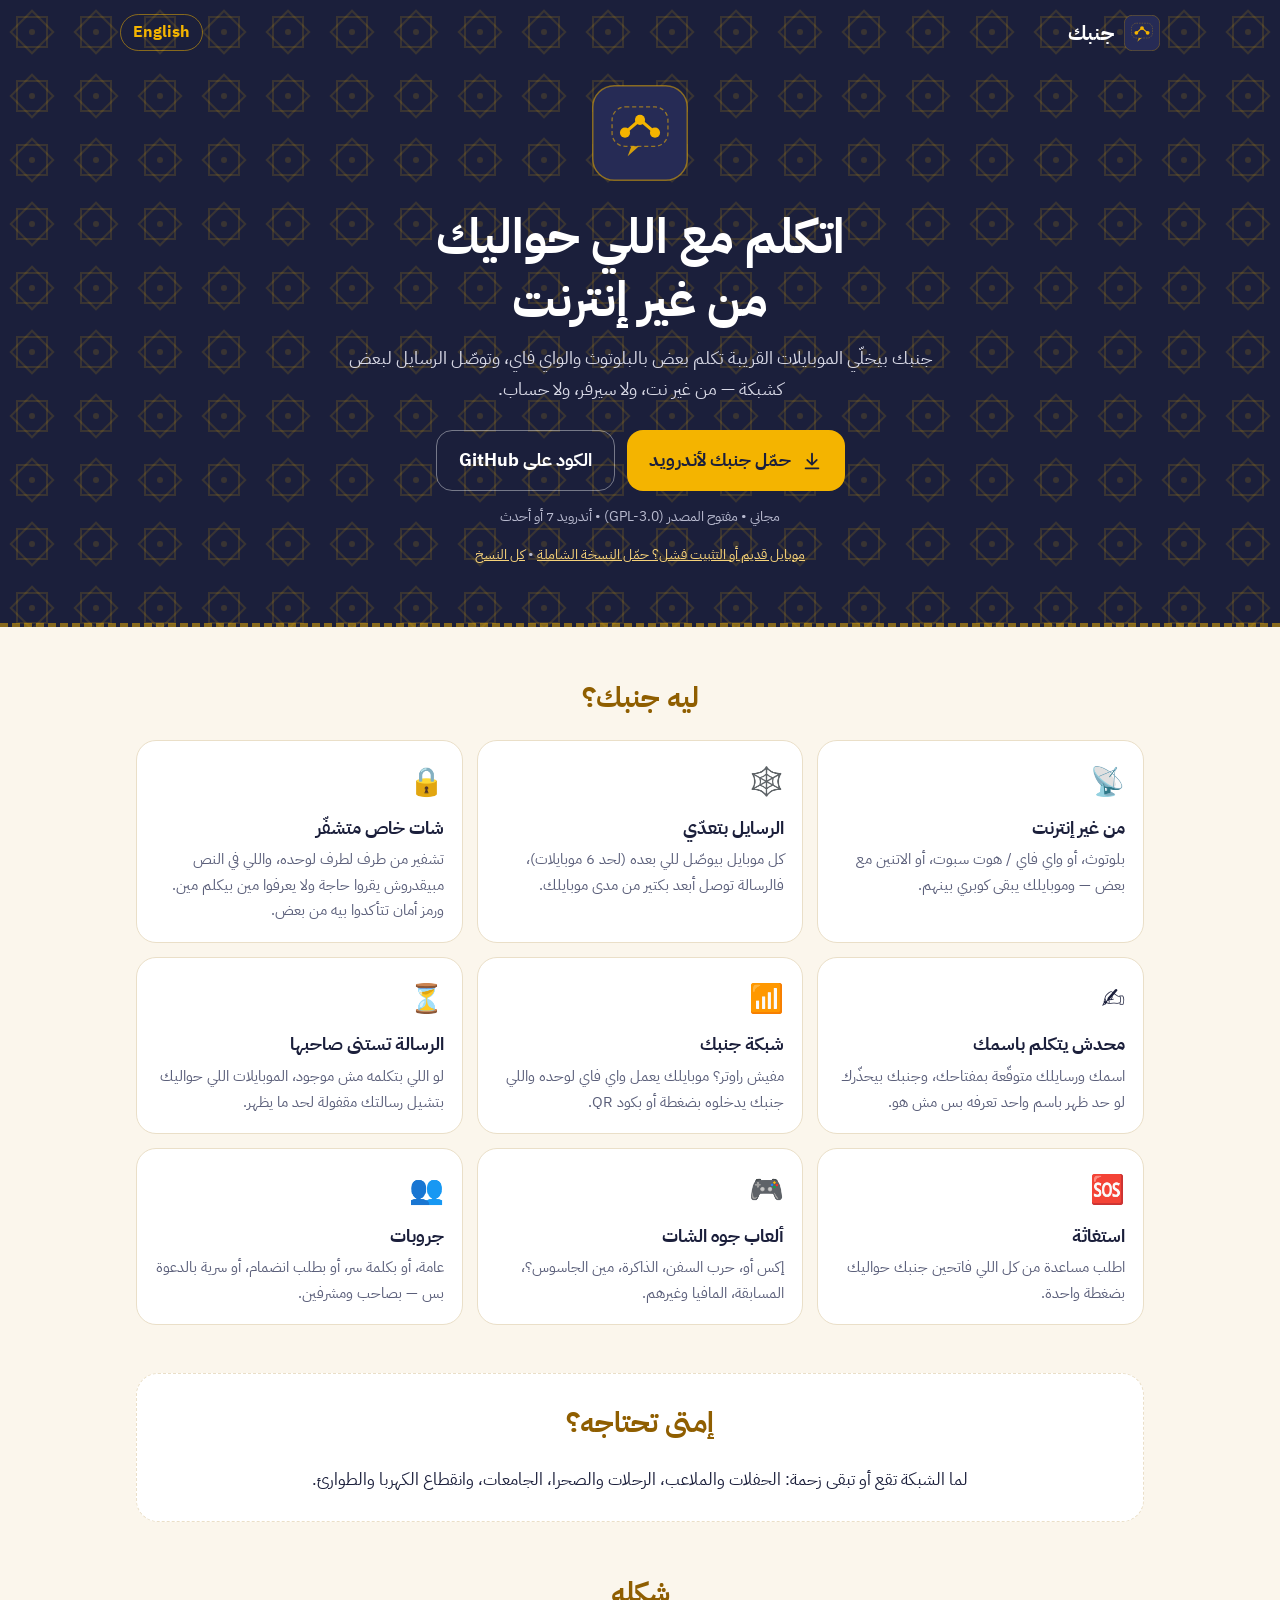
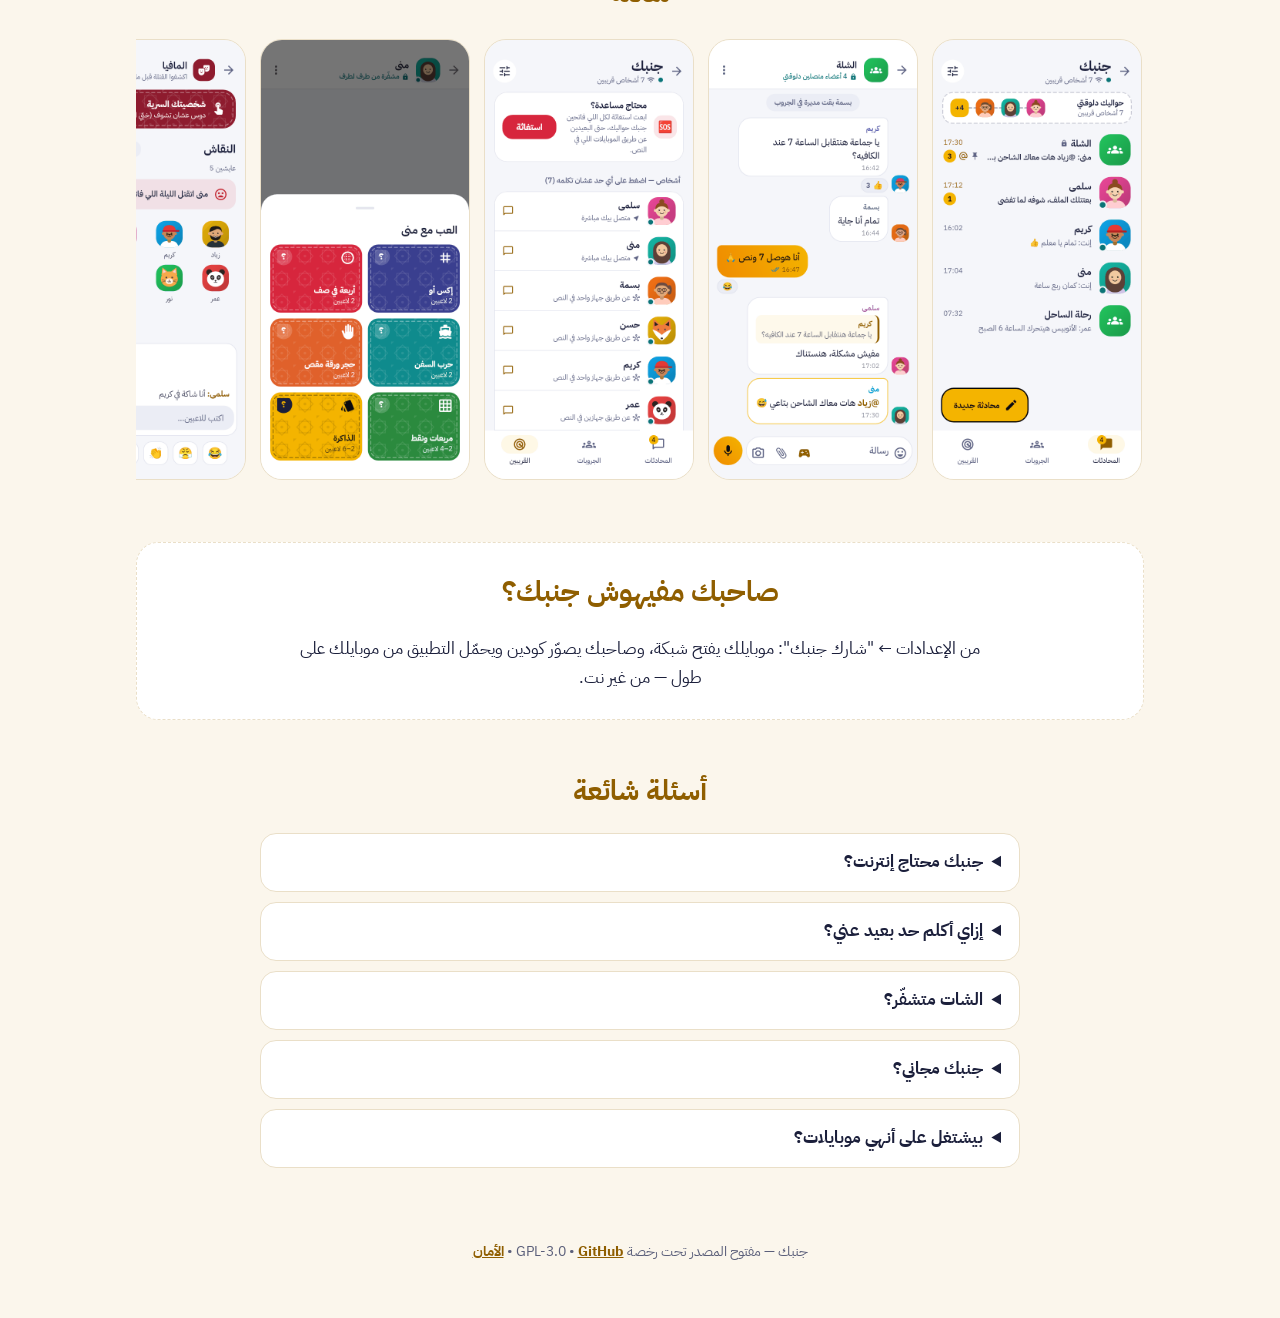
<file: site/index.html>
<!doctype html>
<html lang="ar" dir="rtl">
<head>
<meta charset="utf-8">
<meta name="viewport" content="width=device-width, initial-scale=1">
<title>جنبك: شات بلا نت — تطبيق تواصل مشفّر من غير إنترنت ولا سيرفر لأندرويد (Ganbak)</title>
<meta name="description" content="جنبك تطبيق شات لأندرويد بيشتغل من غير إنترنت ولا سيرفر: الموبايلات القريبة بتكلم بعض بالبلوتوث والواي فاي وبتوصّل الرسايل لبعض كشبكة Mesh. شات خاص مشفّر، جروبات، ألعاب، وشبكة واي فاي من موبايلك. مجاني ومفتوح المصدر.">
<link rel="canonical" href="https://adamg00d.github.io/Ganbak/">
<link rel="alternate" hreflang="ar" href="https://adamg00d.github.io/Ganbak/">
<link rel="alternate" hreflang="en" href="https://adamg00d.github.io/Ganbak/en/">
<link rel="alternate" hreflang="x-default" href="https://adamg00d.github.io/Ganbak/">
<meta property="og:type" content="website">
<meta property="og:title" content="جنبك: شات بلا نت — تطبيق تواصل مشفّر من غير إنترنت ولا سيرفر لأندرويد (Ganbak)">
<meta property="og:description" content="جنبك تطبيق شات لأندرويد بيشتغل من غير إنترنت ولا سيرفر: الموبايلات القريبة بتكلم بعض بالبلوتوث والواي فاي وبتوصّل الرسايل لبعض كشبكة Mesh. شات خاص مشفّر، جروبات، ألعاب، وشبكة واي فاي من موبايلك. مجاني ومفتوح المصدر.">
<meta property="og:url" content="https://adamg00d.github.io/Ganbak/">
<meta property="og:image" content="https://adamg00d.github.io/Ganbak/img/banner.ar.png">
<meta property="og:locale" content="ar_EG">
<meta name="twitter:card" content="summary_large_image">
<meta name="theme-color" content="#1B1F3B">
<link rel="icon" href="img/icon.png" type="image/png">
<link rel="apple-touch-icon" href="img/icon.png">
<link rel="preconnect" href="https://fonts.googleapis.com">
<link rel="preconnect" href="https://fonts.gstatic.com" crossorigin>
<link href="https://fonts.googleapis.com/css2?family=IBM+Plex+Sans+Arabic:wght@400;600;700&display=swap" rel="stylesheet">
<link rel="stylesheet" href="style.css">
<script type="application/ld+json">{"@context": "https://schema.org", "@type": "SoftwareApplication", "name": "Ganbak", "alternateName": "جنبك", "operatingSystem": "Android 7.0+", "applicationCategory": "CommunicationApplication", "description": "جنبك تطبيق شات لأندرويد بيشتغل من غير إنترنت ولا سيرفر: الموبايلات القريبة بتكلم بعض بالبلوتوث والواي فاي وبتوصّل الرسايل لبعض كشبكة Mesh. شات خاص مشفّر، جروبات، ألعاب، وشبكة واي فاي من موبايلك. مجاني ومفتوح المصدر.", "offers": {"@type": "Offer", "price": "0", "priceCurrency": "USD"}, "downloadUrl": "https://github.com/AdamG00D/Ganbak/releases/latest/download/Ganbak-android.apk", "installUrl": "https://github.com/AdamG00D/Ganbak/releases/latest/download/Ganbak-android.apk", "license": "https://www.gnu.org/licenses/gpl-3.0.html", "url": "https://adamg00d.github.io/Ganbak/", "image": "https://adamg00d.github.io/Ganbak/img/banner.en.png", "codeRepository": "https://github.com/AdamG00D/Ganbak", "inLanguage": ["ar", "en"]}</script>
<script type="application/ld+json">{"@context": "https://schema.org", "@type": "FAQPage", "mainEntity": [{"@type": "Question", "name": "جنبك محتاج إنترنت؟", "acceptedAnswer": {"@type": "Answer", "text": "لأ. جنبك بيشتغل بالبلوتوث والواي فاي بين الموبايلات القريبة، من غير إنترنت ولا باقة ولا سيرفر."}}, {"@type": "Question", "name": "إزاي أكلم حد بعيد عني؟", "acceptedAnswer": {"@type": "Answer", "text": "الرسايل بتعدّي على موبايلات تانية فاتحة جنبك (لحد 6). وكمان لو هو مش موجود دلوقتي، رسالتك بتستنى وتوصله أول ما يظهر."}}, {"@type": "Question", "name": "الشات متشفّر؟", "acceptedAnswer": {"@type": "Answer", "text": "الشات الخاص متشفّر من طرف لطرف تلقائياً. التفاصيل والحدود المعروفة مكتوبة بصراحة في صفحة الأمان على GitHub."}}, {"@type": "Question", "name": "جنبك مجاني؟", "acceptedAnswer": {"@type": "Answer", "text": "أيوه، مجاني ومفتوح المصدر (GPL-3.0)، مفيهوش إعلانات ولا تحليلات."}}, {"@type": "Question", "name": "بيشتغل على أنهي موبايلات؟", "acceptedAnswer": {"@type": "Answer", "text": "أندرويد 7 أو أحدث. شبكة جنبك محتاجة أندرويد 8+، والدخول منها من جوه التطبيق أندرويد 10+."}}]}</script>
</head>
<body>
<header class="hero">
<nav><a class="brand" href="./"><svg viewBox="0 0 1024 1024" width="36" height="36" aria-hidden="true"><rect x="8" y="8" width="1008" height="1008" rx="230" fill="#262B55" stroke="#F4B400" stroke-opacity=".5" stroke-width="16"/><rect x="214" y="234" width="596" height="420" rx="140" fill="none" stroke="#F4B400" stroke-width="14" stroke-dasharray="44 30" opacity=".55"/><path d="M352 508 L512 372 L672 508" fill="none" stroke="#F4B400" stroke-width="34" stroke-linecap="round"/><circle cx="352" cy="508" r="54" fill="#F4B400"/><circle cx="512" cy="372" r="54" fill="#F4B400"/><circle cx="672" cy="508" r="54" fill="#F4B400"/><path d="M420 654 L380 760 L500 654" fill="#F4B400" opacity=".85"/></svg><span>جنبك</span></a>
<a class="lang" href="en/" hreflang="en">English</a></nav>
<div class="hero-in">
<svg viewBox="0 0 1024 1024" width="96" height="96" aria-hidden="true"><rect x="8" y="8" width="1008" height="1008" rx="230" fill="#262B55" stroke="#F4B400" stroke-opacity=".5" stroke-width="16"/><rect x="214" y="234" width="596" height="420" rx="140" fill="none" stroke="#F4B400" stroke-width="14" stroke-dasharray="44 30" opacity=".55"/><path d="M352 508 L512 372 L672 508" fill="none" stroke="#F4B400" stroke-width="34" stroke-linecap="round"/><circle cx="352" cy="508" r="54" fill="#F4B400"/><circle cx="512" cy="372" r="54" fill="#F4B400"/><circle cx="672" cy="508" r="54" fill="#F4B400"/><path d="M420 654 L380 760 L500 654" fill="#F4B400" opacity=".85"/></svg>
<h1>اتكلم مع اللي حواليك<br>من غير إنترنت</h1>
<p>جنبك بيخلّي الموبايلات القريبة تكلم بعض بالبلوتوث والواي فاي، وتوصّل الرسايل لبعض كشبكة — من غير نت، ولا سيرفر، ولا حساب.</p>
<div class="cta"><a class="btn" href="https://github.com/AdamG00D/Ganbak/releases/latest/download/Ganbak-android.apk"><svg viewBox="0 0 24 24" width="22" height="22" aria-hidden="true"><path fill="currentColor" d="M12 3a1 1 0 0 1 1 1v9.6l3.3-3.3a1 1 0 1 1 1.4 1.4l-5 5a1 1 0 0 1-1.4 0l-5-5a1 1 0 1 1 1.4-1.4l3.3 3.3V4a1 1 0 0 1 1-1zM5 19h14a1 1 0 1 1 0 2H5a1 1 0 1 1 0-2z"/></svg>حمّل جنبك لأندرويد</a>
<a class="btn ghost" href="https://github.com/AdamG00D/Ganbak">الكود على GitHub</a></div>
<p class="meta">مجاني • مفتوح المصدر (GPL-3.0) • أندرويد 7 أو أحدث</p>
<p class="meta"><a href="https://github.com/AdamG00D/Ganbak/releases/latest/download/Ganbak-android-universal.apk">موبايل قديم أو التثبيت فشل؟ حمّل النسخة الشاملة</a> • <a href="https://github.com/AdamG00D/Ganbak/releases/latest">كل النسخ</a></p>
</div>
</header>
<main>
<section><h2>ليه جنبك؟</h2><div class="grid">
<div class="feat"><div class="ic">📡</div><h3>من غير إنترنت</h3><p>بلوتوث، أو واي فاي / هوت سبوت، أو الاتنين مع بعض — وموبايلك يبقى كوبري بينهم.</p></div>
<div class="feat"><div class="ic">🕸️</div><h3>الرسايل بتعدّي</h3><p>كل موبايل بيوصّل للي بعده (لحد 6 موبايلات)، فالرسالة توصل أبعد بكتير من مدى موبايلك.</p></div>
<div class="feat"><div class="ic">🔒</div><h3>شات خاص متشفّر</h3><p>تشفير من طرف لطرف لوحده، واللي في النص مبيقدروش يقروا حاجة ولا يعرفوا مين بيكلم مين. ورمز أمان تتأكدوا بيه من بعض.</p></div>
<div class="feat"><div class="ic">✍️</div><h3>محدش يتكلم باسمك</h3><p>اسمك ورسايلك متوقّعة بمفتاحك، وجنبك بيحذّرك لو حد ظهر باسم واحد تعرفه بس مش هو.</p></div>
<div class="feat"><div class="ic">📶</div><h3>شبكة جنبك</h3><p>مفيش راوتر؟ موبايلك يعمل واي فاي لوحده واللي جنبك يدخلوه بضغطة أو بكود QR.</p></div>
<div class="feat"><div class="ic">⏳</div><h3>الرسالة تستنى صاحبها</h3><p>لو اللي بتكلمه مش موجود، الموبايلات اللي حواليك بتشيل رسالتك مقفولة لحد ما يظهر.</p></div>
<div class="feat"><div class="ic">🆘</div><h3>استغاثة</h3><p>اطلب مساعدة من كل اللي فاتحين جنبك حواليك بضغطة واحدة.</p></div>
<div class="feat"><div class="ic">🎮</div><h3>ألعاب جوه الشات</h3><p>إكس أو، حرب السفن، الذاكرة، مين الجاسوس؟، المسابقة، المافيا وغيرهم.</p></div>
<div class="feat"><div class="ic">👥</div><h3>جروبات</h3><p>عامة، أو بكلمة سر، أو بطلب انضمام، أو سرية بالدعوة بس — بصاحب ومشرفين.</p></div>
</div></section>
<section class="band"><h2>إمتى تحتاجه؟</h2><p>لما الشبكة تقع أو تبقى زحمة: الحفلات والملاعب، الرحلات والصحرا، الجامعات، وانقطاع الكهربا والطوارئ.</p></section>
<section><h2>شكله</h2><div class="shots">
<img src="img/ar/chats.png" alt="المحادثات" width="270" height="570" loading="lazy">
<img src="img/ar/group-chat.png" alt="شات جروب" width="270" height="570" loading="lazy">
<img src="img/ar/nearby.png" alt="القريبين" width="270" height="570" loading="lazy">
<img src="img/ar/games.png" alt="الألعاب" width="270" height="570" loading="lazy">
<img src="img/ar/game-mafia.png" alt="المافيا" width="270" height="570" loading="lazy">
<img src="img/ar/guide.png" alt="دليل جنبك" width="270" height="570" loading="lazy">
</div></section>
<section class="band"><h2>صاحبك مفيهوش جنبك؟</h2><p>من الإعدادات ← &quot;شارك جنبك&quot;: موبايلك يفتح شبكة، وصاحبك يصوّر كودين ويحمّل التطبيق من موبايلك على طول — من غير نت.</p></section>
<section><h2>أسئلة شائعة</h2><div class="faq">
<details><summary>جنبك محتاج إنترنت؟</summary><p>لأ. جنبك بيشتغل بالبلوتوث والواي فاي بين الموبايلات القريبة، من غير إنترنت ولا باقة ولا سيرفر.</p></details>
<details><summary>إزاي أكلم حد بعيد عني؟</summary><p>الرسايل بتعدّي على موبايلات تانية فاتحة جنبك (لحد 6). وكمان لو هو مش موجود دلوقتي، رسالتك بتستنى وتوصله أول ما يظهر.</p></details>
<details><summary>الشات متشفّر؟</summary><p>الشات الخاص متشفّر من طرف لطرف تلقائياً. التفاصيل والحدود المعروفة مكتوبة بصراحة في صفحة الأمان على GitHub.</p></details>
<details><summary>جنبك مجاني؟</summary><p>أيوه، مجاني ومفتوح المصدر (GPL-3.0)، مفيهوش إعلانات ولا تحليلات.</p></details>
<details><summary>بيشتغل على أنهي موبايلات؟</summary><p>أندرويد 7 أو أحدث. شبكة جنبك محتاجة أندرويد 8+، والدخول منها من جوه التطبيق أندرويد 10+.</p></details>
</div></section>
</main>
<footer><p>جنبك — مفتوح المصدر تحت رخصة GPL-3.0 • <a href="https://github.com/AdamG00D/Ganbak">GitHub</a> • <a href="https://github.com/AdamG00D/Ganbak/blob/main/SECURITY.ar.md">الأمان</a></p></footer>
</body>
</html>
</file>
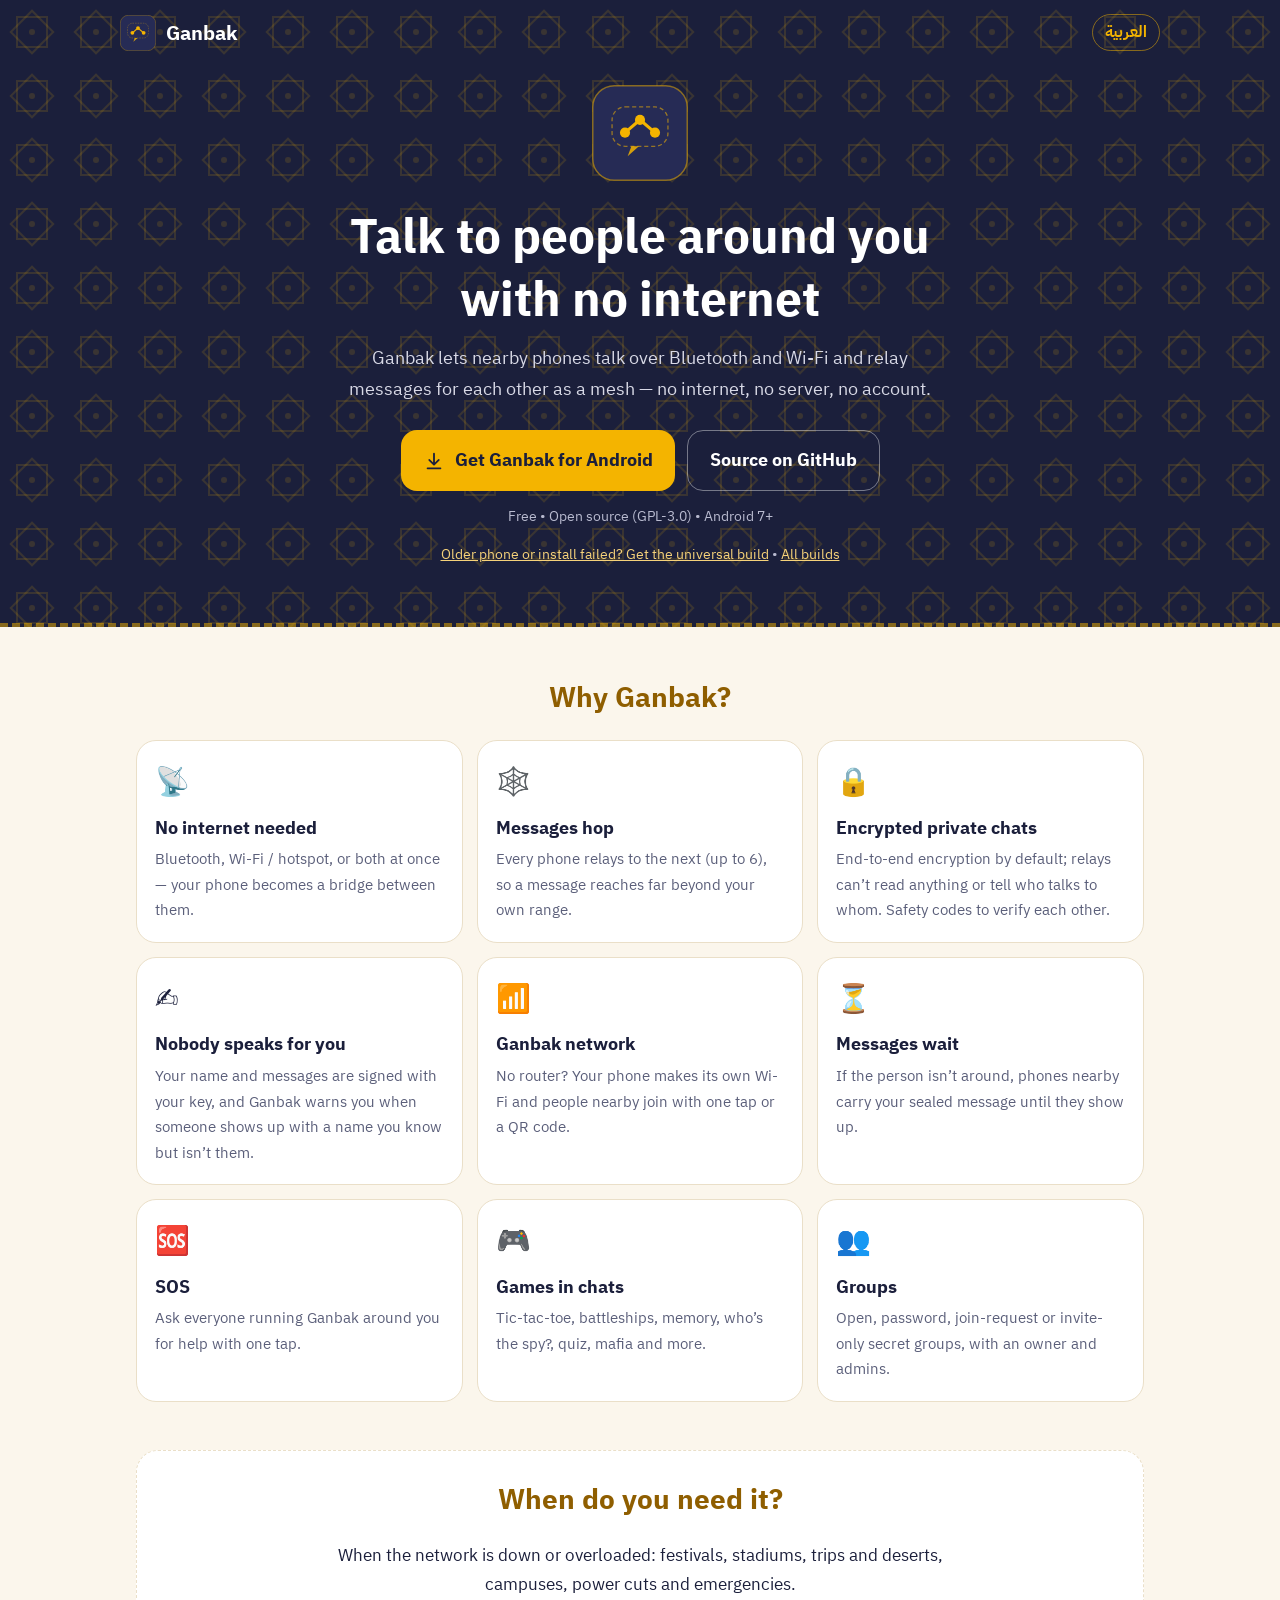
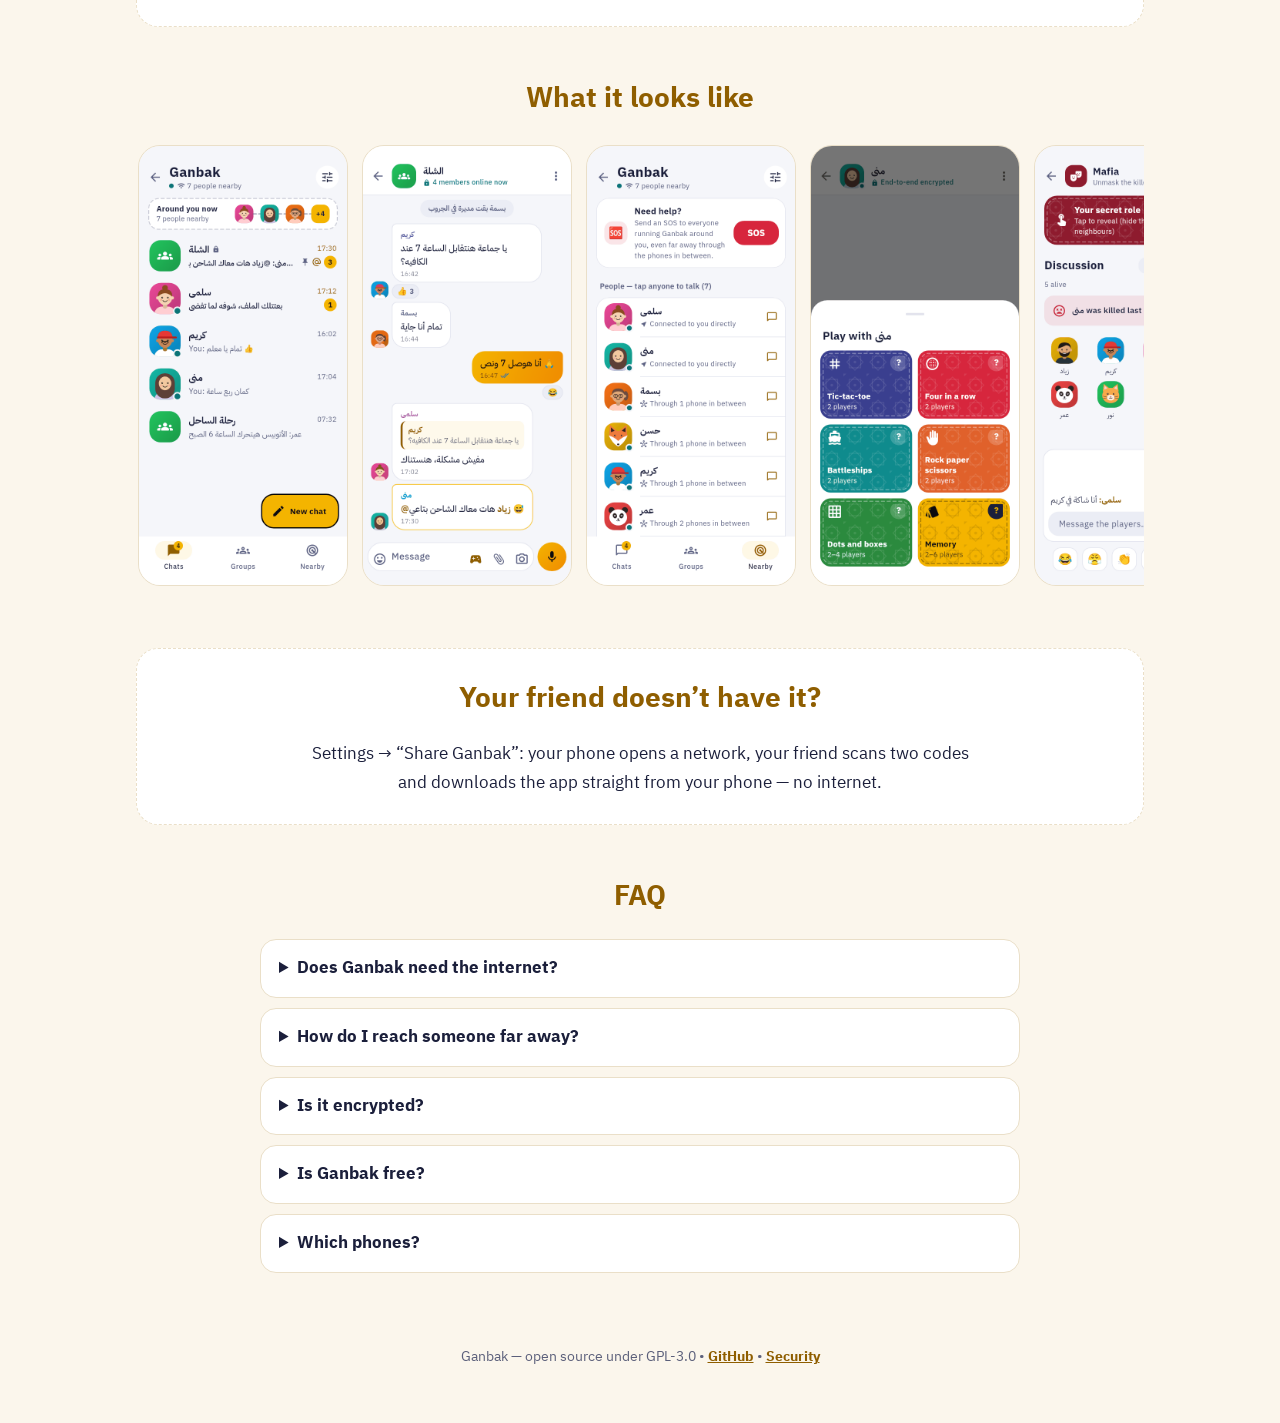
<file: site/en/index.html>
<!doctype html>
<html lang="en" dir="ltr">
<head>
<meta charset="utf-8">
<meta name="viewport" content="width=device-width, initial-scale=1">
<title>Ganbak: Offline Chat — encrypted chat for Android with no internet and no server (جنبك)</title>
<meta name="description" content="Ganbak is an offline chat app for Android: phones nearby talk over Bluetooth and Wi-Fi and relay messages as a mesh, with no internet and no server. End-to-end encrypted private chats, groups, games and your own Wi-Fi network. Free and open source.">
<link rel="canonical" href="https://adamg00d.github.io/Ganbak/en/">
<link rel="alternate" hreflang="ar" href="https://adamg00d.github.io/Ganbak/">
<link rel="alternate" hreflang="en" href="https://adamg00d.github.io/Ganbak/en/">
<link rel="alternate" hreflang="x-default" href="https://adamg00d.github.io/Ganbak/">
<meta property="og:type" content="website">
<meta property="og:title" content="Ganbak: Offline Chat — encrypted chat for Android with no internet and no server (جنبك)">
<meta property="og:description" content="Ganbak is an offline chat app for Android: phones nearby talk over Bluetooth and Wi-Fi and relay messages as a mesh, with no internet and no server. End-to-end encrypted private chats, groups, games and your own Wi-Fi network. Free and open source.">
<meta property="og:url" content="https://adamg00d.github.io/Ganbak/en/">
<meta property="og:image" content="https://adamg00d.github.io/Ganbak/img/banner.en.png">
<meta property="og:locale" content="en_US">
<meta name="twitter:card" content="summary_large_image">
<meta name="theme-color" content="#1B1F3B">
<link rel="icon" href="../img/icon.png" type="image/png">
<link rel="apple-touch-icon" href="../img/icon.png">
<link rel="preconnect" href="https://fonts.googleapis.com">
<link rel="preconnect" href="https://fonts.gstatic.com" crossorigin>
<link href="https://fonts.googleapis.com/css2?family=IBM+Plex+Sans+Arabic:wght@400;600;700&display=swap" rel="stylesheet">
<link rel="stylesheet" href="../style.css">
<script type="application/ld+json">{"@context": "https://schema.org", "@type": "SoftwareApplication", "name": "Ganbak", "alternateName": "جنبك", "operatingSystem": "Android 7.0+", "applicationCategory": "CommunicationApplication", "description": "Ganbak is an offline chat app for Android: phones nearby talk over Bluetooth and Wi-Fi and relay messages as a mesh, with no internet and no server. End-to-end encrypted private chats, groups, games and your own Wi-Fi network. Free and open source.", "offers": {"@type": "Offer", "price": "0", "priceCurrency": "USD"}, "downloadUrl": "https://github.com/AdamG00D/Ganbak/releases/latest/download/Ganbak-android.apk", "installUrl": "https://github.com/AdamG00D/Ganbak/releases/latest/download/Ganbak-android.apk", "license": "https://www.gnu.org/licenses/gpl-3.0.html", "url": "https://adamg00d.github.io/Ganbak/en/", "image": "https://adamg00d.github.io/Ganbak/img/banner.en.png", "codeRepository": "https://github.com/AdamG00D/Ganbak", "inLanguage": ["ar", "en"]}</script>
<script type="application/ld+json">{"@context": "https://schema.org", "@type": "FAQPage", "mainEntity": [{"@type": "Question", "name": "Does Ganbak need the internet?", "acceptedAnswer": {"@type": "Answer", "text": "No. It works over Bluetooth and Wi-Fi between nearby phones, with no internet, no data plan and no server."}}, {"@type": "Question", "name": "How do I reach someone far away?", "acceptedAnswer": {"@type": "Answer", "text": "Messages hop through other phones running Ganbak (up to 6). And if they’re not around right now, your message waits and reaches them when they show up."}}, {"@type": "Question", "name": "Is it encrypted?", "acceptedAnswer": {"@type": "Answer", "text": "Private chats are end-to-end encrypted automatically. Details and known limits are written plainly in the security page on GitHub."}}, {"@type": "Question", "name": "Is Ganbak free?", "acceptedAnswer": {"@type": "Answer", "text": "Yes — free and open source (GPL-3.0), with no ads and no analytics."}}, {"@type": "Question", "name": "Which phones?", "acceptedAnswer": {"@type": "Answer", "text": "Android 7 or newer. Starting a Ganbak network needs Android 8+, joining one from inside the app Android 10+."}}]}</script>
</head>
<body>
<header class="hero">
<nav><a class="brand" href="../"><svg viewBox="0 0 1024 1024" width="36" height="36" aria-hidden="true"><rect x="8" y="8" width="1008" height="1008" rx="230" fill="#262B55" stroke="#F4B400" stroke-opacity=".5" stroke-width="16"/><rect x="214" y="234" width="596" height="420" rx="140" fill="none" stroke="#F4B400" stroke-width="14" stroke-dasharray="44 30" opacity=".55"/><path d="M352 508 L512 372 L672 508" fill="none" stroke="#F4B400" stroke-width="34" stroke-linecap="round"/><circle cx="352" cy="508" r="54" fill="#F4B400"/><circle cx="512" cy="372" r="54" fill="#F4B400"/><circle cx="672" cy="508" r="54" fill="#F4B400"/><path d="M420 654 L380 760 L500 654" fill="#F4B400" opacity=".85"/></svg><span>Ganbak</span></a>
<a class="lang" href="../" hreflang="ar">العربية</a></nav>
<div class="hero-in">
<svg viewBox="0 0 1024 1024" width="96" height="96" aria-hidden="true"><rect x="8" y="8" width="1008" height="1008" rx="230" fill="#262B55" stroke="#F4B400" stroke-opacity=".5" stroke-width="16"/><rect x="214" y="234" width="596" height="420" rx="140" fill="none" stroke="#F4B400" stroke-width="14" stroke-dasharray="44 30" opacity=".55"/><path d="M352 508 L512 372 L672 508" fill="none" stroke="#F4B400" stroke-width="34" stroke-linecap="round"/><circle cx="352" cy="508" r="54" fill="#F4B400"/><circle cx="512" cy="372" r="54" fill="#F4B400"/><circle cx="672" cy="508" r="54" fill="#F4B400"/><path d="M420 654 L380 760 L500 654" fill="#F4B400" opacity=".85"/></svg>
<h1>Talk to people around you<br>with no internet</h1>
<p>Ganbak lets nearby phones talk over Bluetooth and Wi-Fi and relay messages for each other as a mesh — no internet, no server, no account.</p>
<div class="cta"><a class="btn" href="https://github.com/AdamG00D/Ganbak/releases/latest/download/Ganbak-android.apk"><svg viewBox="0 0 24 24" width="22" height="22" aria-hidden="true"><path fill="currentColor" d="M12 3a1 1 0 0 1 1 1v9.6l3.3-3.3a1 1 0 1 1 1.4 1.4l-5 5a1 1 0 0 1-1.4 0l-5-5a1 1 0 1 1 1.4-1.4l3.3 3.3V4a1 1 0 0 1 1-1zM5 19h14a1 1 0 1 1 0 2H5a1 1 0 1 1 0-2z"/></svg>Get Ganbak for Android</a>
<a class="btn ghost" href="https://github.com/AdamG00D/Ganbak">Source on GitHub</a></div>
<p class="meta">Free • Open source (GPL-3.0) • Android 7+</p>
<p class="meta"><a href="https://github.com/AdamG00D/Ganbak/releases/latest/download/Ganbak-android-universal.apk">Older phone or install failed? Get the universal build</a> • <a href="https://github.com/AdamG00D/Ganbak/releases/latest">All builds</a></p>
</div>
</header>
<main>
<section><h2>Why Ganbak?</h2><div class="grid">
<div class="feat"><div class="ic">📡</div><h3>No internet needed</h3><p>Bluetooth, Wi-Fi / hotspot, or both at once — your phone becomes a bridge between them.</p></div>
<div class="feat"><div class="ic">🕸️</div><h3>Messages hop</h3><p>Every phone relays to the next (up to 6), so a message reaches far beyond your own range.</p></div>
<div class="feat"><div class="ic">🔒</div><h3>Encrypted private chats</h3><p>End-to-end encryption by default; relays can’t read anything or tell who talks to whom. Safety codes to verify each other.</p></div>
<div class="feat"><div class="ic">✍️</div><h3>Nobody speaks for you</h3><p>Your name and messages are signed with your key, and Ganbak warns you when someone shows up with a name you know but isn’t them.</p></div>
<div class="feat"><div class="ic">📶</div><h3>Ganbak network</h3><p>No router? Your phone makes its own Wi-Fi and people nearby join with one tap or a QR code.</p></div>
<div class="feat"><div class="ic">⏳</div><h3>Messages wait</h3><p>If the person isn’t around, phones nearby carry your sealed message until they show up.</p></div>
<div class="feat"><div class="ic">🆘</div><h3>SOS</h3><p>Ask everyone running Ganbak around you for help with one tap.</p></div>
<div class="feat"><div class="ic">🎮</div><h3>Games in chats</h3><p>Tic-tac-toe, battleships, memory, who’s the spy?, quiz, mafia and more.</p></div>
<div class="feat"><div class="ic">👥</div><h3>Groups</h3><p>Open, password, join-request or invite-only secret groups, with an owner and admins.</p></div>
</div></section>
<section class="band"><h2>When do you need it?</h2><p>When the network is down or overloaded: festivals, stadiums, trips and deserts, campuses, power cuts and emergencies.</p></section>
<section><h2>What it looks like</h2><div class="shots">
<img src="../img/en/chats.png" alt="Chats" width="270" height="570" loading="lazy">
<img src="../img/en/group-chat.png" alt="Group chat" width="270" height="570" loading="lazy">
<img src="../img/en/nearby.png" alt="Nearby" width="270" height="570" loading="lazy">
<img src="../img/en/games.png" alt="Games" width="270" height="570" loading="lazy">
<img src="../img/en/game-mafia.png" alt="Mafia" width="270" height="570" loading="lazy">
<img src="../img/en/guide.png" alt="Ganbak guide" width="270" height="570" loading="lazy">
</div></section>
<section class="band"><h2>Your friend doesn’t have it?</h2><p>Settings → “Share Ganbak”: your phone opens a network, your friend scans two codes and downloads the app straight from your phone — no internet.</p></section>
<section><h2>FAQ</h2><div class="faq">
<details><summary>Does Ganbak need the internet?</summary><p>No. It works over Bluetooth and Wi-Fi between nearby phones, with no internet, no data plan and no server.</p></details>
<details><summary>How do I reach someone far away?</summary><p>Messages hop through other phones running Ganbak (up to 6). And if they’re not around right now, your message waits and reaches them when they show up.</p></details>
<details><summary>Is it encrypted?</summary><p>Private chats are end-to-end encrypted automatically. Details and known limits are written plainly in the security page on GitHub.</p></details>
<details><summary>Is Ganbak free?</summary><p>Yes — free and open source (GPL-3.0), with no ads and no analytics.</p></details>
<details><summary>Which phones?</summary><p>Android 7 or newer. Starting a Ganbak network needs Android 8+, joining one from inside the app Android 10+.</p></details>
</div></section>
</main>
<footer><p>Ganbak — open source under GPL-3.0 • <a href="https://github.com/AdamG00D/Ganbak">GitHub</a> • <a href="https://github.com/AdamG00D/Ganbak/blob/main/SECURITY.md">Security</a></p></footer>
</body>
</html>
</file>
<file: site/style.css>
:root{--ink:#1B1F3B;--ink2:#262B55;--saffron:#F4B400;--saffron-ink:#8F5E00;--bg:#FBF6EC;--card:#fff;--text:#1B1F3B;--muted:#5B5F7A;--line:#EADFC8;--teal:#0F8B8D}
@media (prefers-color-scheme:dark){:root{--bg:#0F1226;--card:#1A1E3A;--text:#F3EEE2;--muted:#A9ACC4;--line:#2C3157;--saffron-ink:#F6BE2C}}
*{box-sizing:border-box}
html{scroll-behavior:smooth}
body{margin:0;background:var(--bg);color:var(--text);font-family:"IBM Plex Sans Arabic",system-ui,-apple-system,"Segoe UI",Roboto,sans-serif;line-height:1.7}
a{color:inherit}
.hero{background:var(--ink) url("img/pattern.svg");color:#fff;padding:0 16px 56px;border-bottom:4px dashed rgba(244,180,0,.5)}
nav{max-width:1040px;margin:0 auto;display:flex;align-items:center;justify-content:space-between;padding:14px 0}
.brand{display:flex;align-items:center;gap:10px;text-decoration:none;font-weight:700;font-size:20px}
.lang{color:var(--saffron);font-weight:700;text-decoration:none;border:1px solid rgba(244,180,0,.5);padding:4px 12px;border-radius:999px}
.hero-in{max-width:760px;margin:20px auto 0;text-align:center}
.hero h1{font-size:clamp(30px,6vw,48px);line-height:1.3;margin:16px 0 12px}
.hero p{color:#D8D9E6;font-size:18px;margin:0 auto;max-width:620px}
.cta{display:flex;flex-wrap:wrap;gap:12px;justify-content:center;margin-top:26px}
.btn{display:inline-flex;align-items:center;gap:10px;background:var(--saffron);color:var(--ink);font-weight:700;font-size:18px;padding:14px 22px;border-radius:16px;text-decoration:none}
.btn.ghost{background:transparent;color:#fff;border:1.5px solid rgba(255,255,255,.4)}
.hero .meta{font-size:14px;color:#B9BBD0;margin-top:14px}
.hero .meta a{color:#F6D27A}
main{max-width:1040px;margin:0 auto;padding:0 16px}
section{padding:48px 0 8px}
h2{font-size:28px;margin:0 0 18px;color:var(--saffron-ink);text-align:center}
.grid{display:grid;grid-template-columns:repeat(auto-fit,minmax(260px,1fr));gap:14px}
.feat{background:var(--card);border:1px solid var(--line);border-radius:20px;padding:18px}
.feat .ic{font-size:28px}
.feat h3{margin:6px 0 4px;font-size:18px}
.feat p{margin:0;color:var(--muted);font-size:15px}
.band{background:var(--card);border:1px dashed var(--line);border-radius:22px;padding:26px 20px;margin-top:40px;text-align:center}
.band p{max-width:680px;margin:0 auto;font-size:17px}
.shots{display:flex;gap:14px;overflow-x:auto;padding:4px 2px 14px;scroll-snap-type:x mandatory}
.shots img{flex:0 0 auto;width:210px;height:auto;border-radius:22px;border:1px solid var(--line);scroll-snap-align:center;background:var(--card)}
.faq{max-width:760px;margin:0 auto}
details{background:var(--card);border:1px solid var(--line);border-radius:16px;padding:14px 18px;margin-bottom:10px}
summary{font-weight:700;cursor:pointer;font-size:17px}
details p{color:var(--muted);margin:10px 0 0}
footer{text-align:center;color:var(--muted);padding:40px 16px;font-size:14px}
footer a{color:var(--saffron-ink);font-weight:700}
</file>
